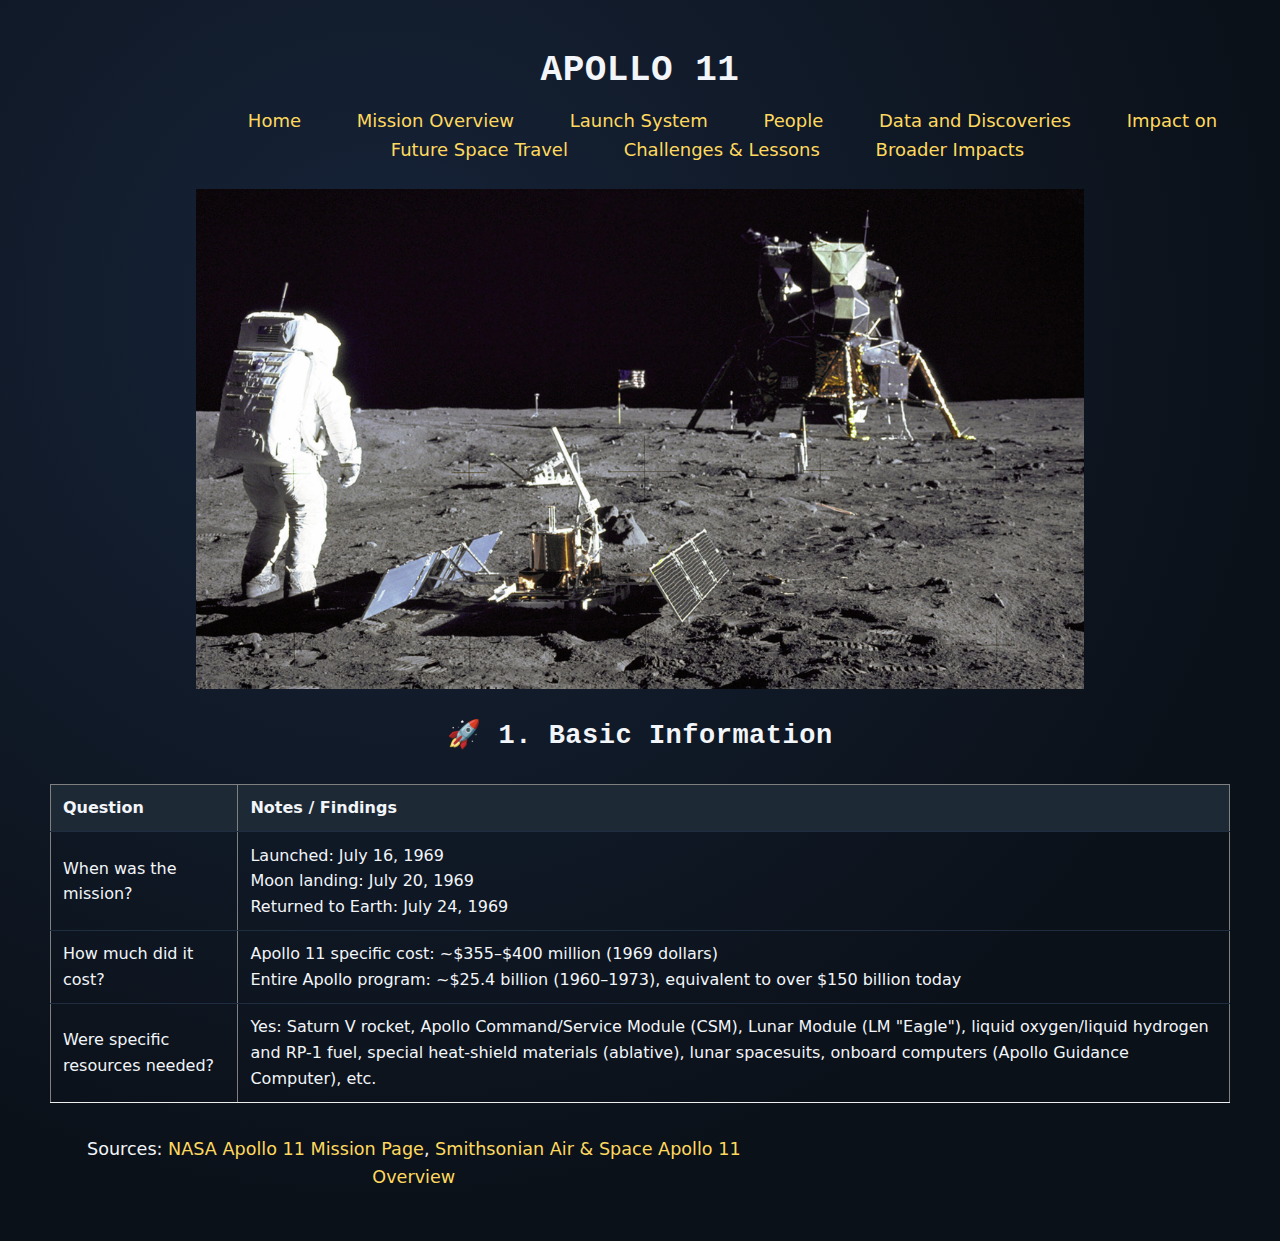
<file: index.html>
<!doctype html>
<html lang="en">
    <head>
        <meta charset="UTF-8" />
        <title>Apollo 11 Space Mission Summary</title>
        <link rel="stylesheet" href="./styles.css" />
    </head>
    <body>
        <h1>APOLLO 11</h1>

        <nav>
            <a href="./index.html" style="margin: 0 25px">Home</a>
            <a href="./overview.html" style="margin: 0 25px"
                >Mission Overview</a
            >
            <a href="./launch.html" style="margin: 0 25px">Launch System</a>
            <a href="./people.html" style="margin: 0 25px">People</a>
            <a href="./discoveries.html" style="margin: 0 25px"
                >Data and Discoveries</a
            >
            <a href="./impact.html" style="margin: 0 25px"
                >Impact on Future Space Travel</a
            >
            <a href="./challenges.html" style="margin: 0 25px"
                >Challenges & Lessons</a
            >
            <a href="./impacts2.html" style="margin: 0 25px">Broader Impacts</a>
        </nav>

        <main>
            <img src="images/1.jpg" style="height: 500px" />
            <h2>🚀 1. Basic Information</h2>
            <table border="1" cellpadding="8" cellspacing="0">
                <tr>
                    <th>Question</th>
                    <th>Notes / Findings</th>
                </tr>
                <tr>
                    <td>When was the mission?</td>
                    <td>
                        Launched: July 16, 1969<br />Moon landing: July 20,
                        1969<br />Returned to Earth: July 24, 1969
                    </td>
                </tr>
                <tr>
                    <td>How much did it cost?</td>
                    <td>
                        Apollo 11 specific cost: ~$355–$400 million (1969
                        dollars)<br />Entire Apollo program: ~$25.4 billion
                        (1960–1973), equivalent to over $150 billion today
                    </td>
                </tr>
                <tr>
                    <td>Were specific resources needed?</td>
                    <td>
                        Yes: Saturn V rocket, Apollo Command/Service Module
                        (CSM), Lunar Module (LM "Eagle"), liquid oxygen/liquid
                        hydrogen and RP-1 fuel, special heat-shield materials
                        (ablative), lunar spacesuits, onboard computers (Apollo
                        Guidance Computer), etc.
                    </td>
                </tr>
            </table>
            <p>
                Sources:
                <a
                    href="https://www.nasa.gov/mission_pages/apollo/missions/apollo11.html"
                    target="_blank"
                    rel="noopener noreferrer"
                    >NASA Apollo 11 Mission Page</a
                >,
                <a
                    href="https://airandspace.si.edu/explore/stories/apollo-11"
                    target="_blank"
                    rel="noopener noreferrer"
                    >Smithsonian Air & Space Apollo 11 Overview</a
                >
            </p>
        </main>
    </body>
</html>
</file>
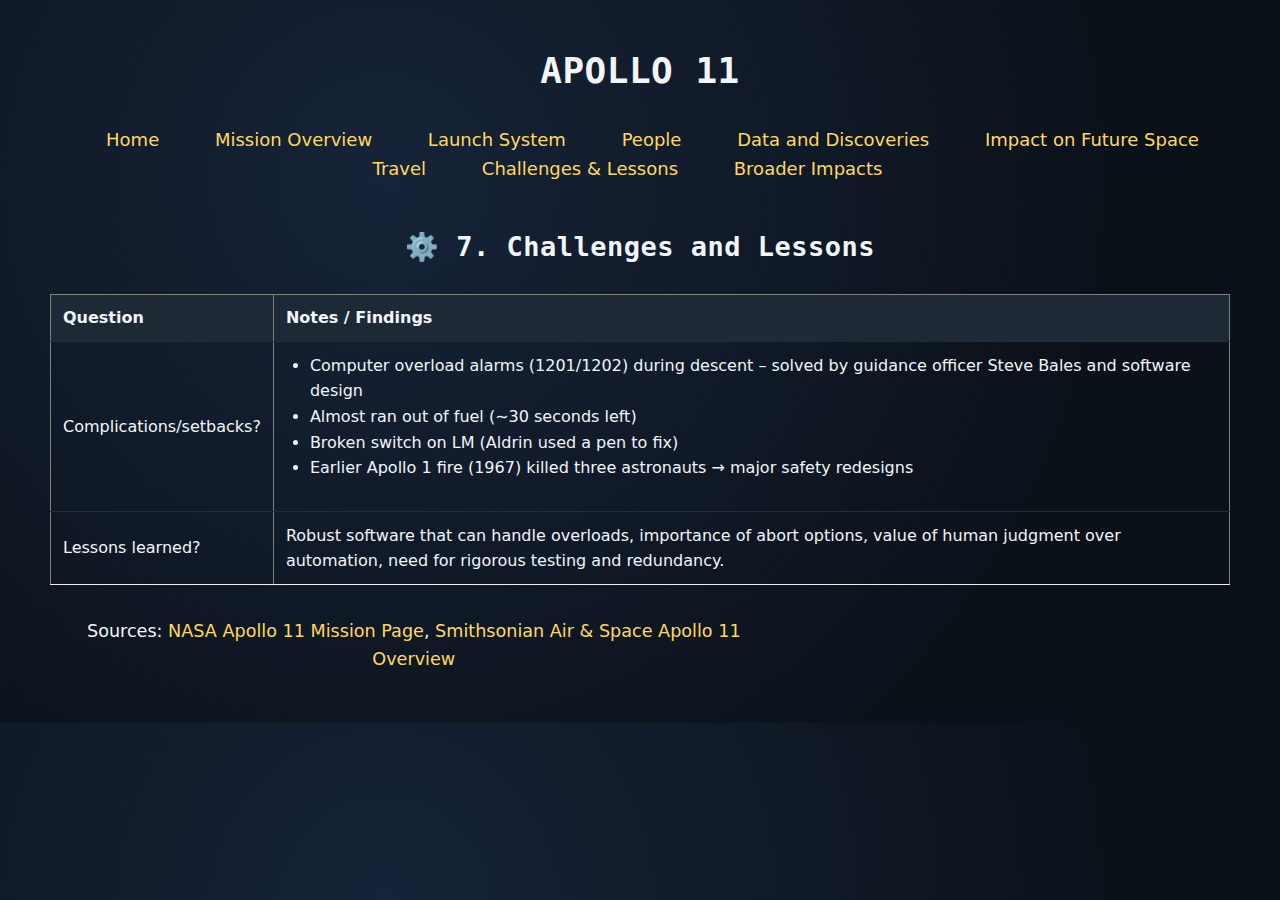
<file: challenges.html>
<!doctype html>
<html lang="en">
    <head>
        <meta charset="UTF-8" />
        <meta name="viewport" content="width=device-width, initial-scale=1.0" />
        <title>Document</title>
        <link rel="stylesheet" href="./styles.css" />
    </head>
    <body>
        <h1>APOLLO 11</h1>

        <nav style="margin: 20px 0; padding: 15px 0; text-align: center">
            <a href="./index.html" style="margin: 0 25px">Home</a>
            <a href="./overview.html" style="margin: 0 25px"
                >Mission Overview</a
            >
            <a href="./launch.html" style="margin: 0 25px">Launch System</a>
            <a href="./people.html" style="margin: 0 25px">People</a>
            <a href="./discoveries.html" style="margin: 0 25px"
                >Data and Discoveries</a
            >
            <a href="./impact.html" style="margin: 0 25px"
                >Impact on Future Space Travel</a
            >
            <a href="./challenges.html" style="margin: 0 25px"
                >Challenges & Lessons</a
            >
            <a href="./impacts2.html" style="margin: 0 25px">Broader Impacts</a>
        </nav>
        <main>
            <h2>⚙️ 7. Challenges and Lessons</h2>
            <table border="1" cellpadding="8" cellspacing="0">
                <tr>
                    <th>Question</th>
                    <th>Notes / Findings</th>
                </tr>
                <tr>
                    <td>Complications/setbacks?</td>
                    <td>
                        <ul>
                            <li>
                                Computer overload alarms (1201/1202) during
                                descent – solved by guidance officer Steve Bales
                                and software design
                            </li>
                            <li>Almost ran out of fuel (∼30 seconds left)</li>
                            <li>
                                Broken switch on LM (Aldrin used a pen to fix)
                            </li>
                            <li>
                                Earlier Apollo 1 fire (1967) killed three
                                astronauts → major safety redesigns
                            </li>
                        </ul>
                    </td>
                </tr>
                <tr>
                    <td>Lessons learned?</td>
                    <td>
                        Robust software that can handle overloads, importance of
                        abort options, value of human judgment over automation,
                        need for rigorous testing and redundancy.
                    </td>
                </tr>
            </table>
            <p>
                Sources:
                <a
                    href="https://www.nasa.gov/mission_pages/apollo/missions/apollo11.html"
                    target="_blank"
                    rel="noopener noreferrer"
                    >NASA Apollo 11 Mission Page</a
                >,
                <a
                    href="https://airandspace.si.edu/explore/stories/apollo-11"
                    target="_blank"
                    rel="noopener noreferrer"
                    >Smithsonian Air & Space Apollo 11 Overview</a
                >
            </p>
        </main>
    </body>
</html>
</file>
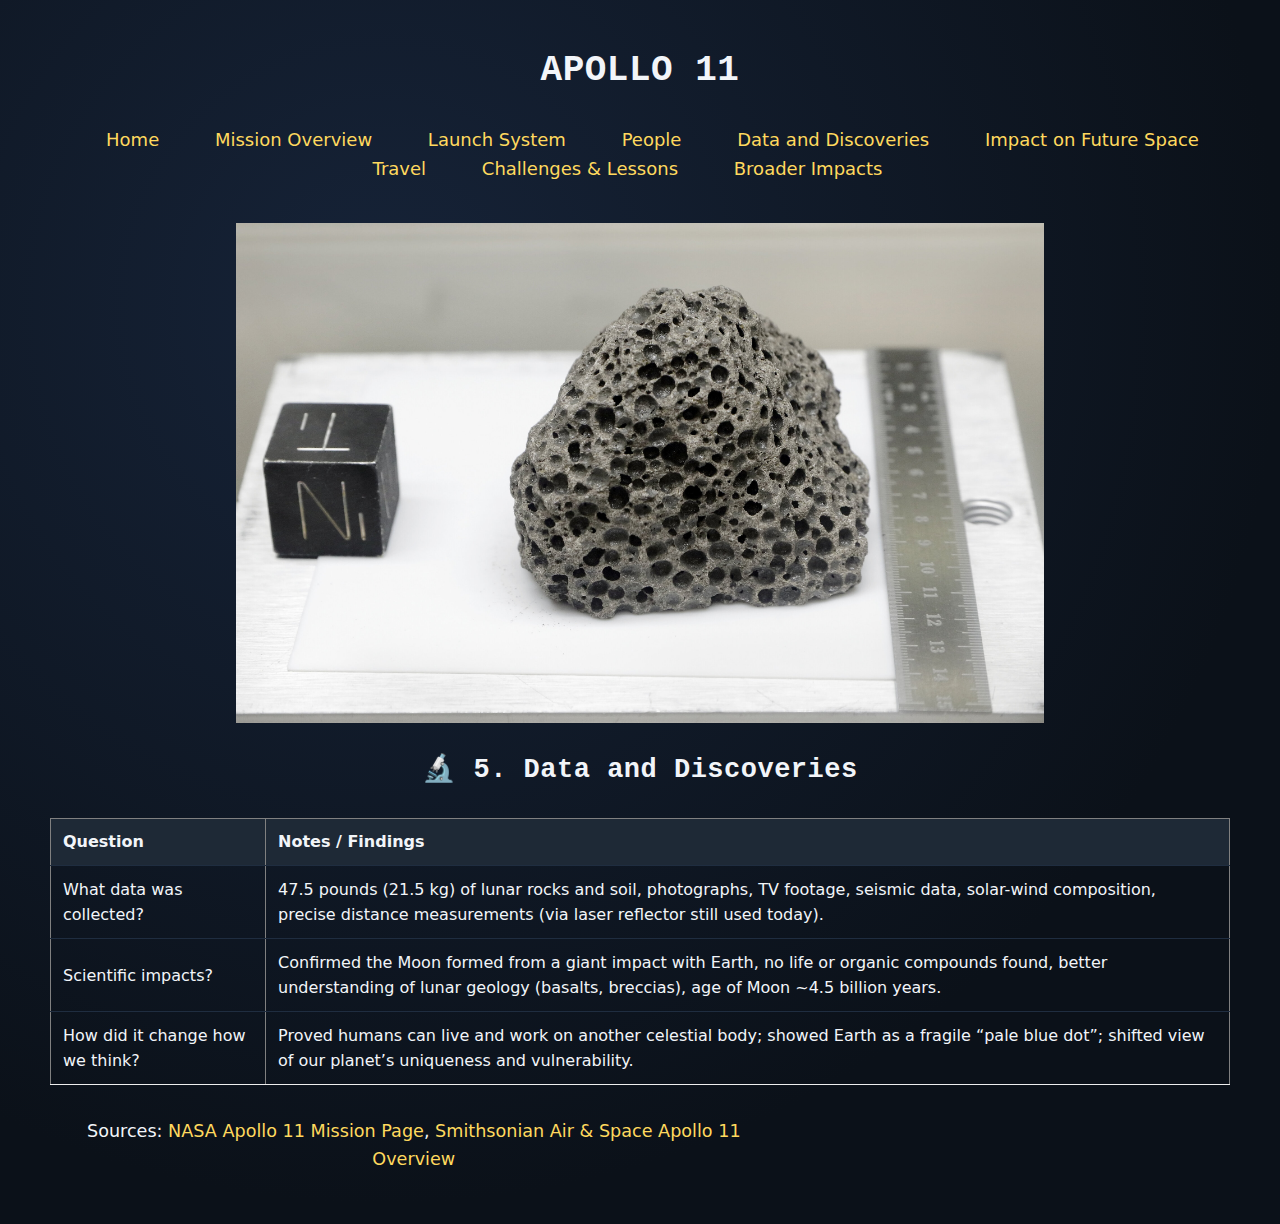
<file: discoveries.html>
<!doctype html>
<html lang="en">
    <head>
        <meta charset="UTF-8" />
        <meta name="viewport" content="width=device-width, initial-scale=1.0" />
        <title>Document</title>
        <link rel="stylesheet" href="./styles.css" />
    </head>
    <body>
        <h1>APOLLO 11</h1>
        <nav style="margin: 20px 0; padding: 15px 0; text-align: center">
            <a href="./index.html" style="margin: 0 25px">Home</a>
            <a href="./overview.html" style="margin: 0 25px"
                >Mission Overview</a
            >
            <a href="./launch.html" style="margin: 0 25px">Launch System</a>
            <a href="./people.html" style="margin: 0 25px">People</a>
            <a href="./discoveries.html" style="margin: 0 25px"
                >Data and Discoveries</a
            >
            <a href="./impact.html" style="margin: 0 25px"
                >Impact on Future Space Travel</a
            >
            <a href="./challenges.html" style="margin: 0 25px"
                >Challenges & Lessons</a
            >
            <a href="./impacts2.html" style="margin: 0 25px">Broader Impacts</a>
        </nav>

        <main>
            <img src="images/2.jpg" style="height: 500px" alt="" />
            <h2>🔬 5. Data and Discoveries</h2>
            <table border="1" cellpadding="8" cellspacing="0">
                <tr>
                    <th>Question</th>
                    <th>Notes / Findings</th>
                </tr>
                <tr>
                    <td>What data was collected?</td>
                    <td>
                        47.5 pounds (21.5 kg) of lunar rocks and soil,
                        photographs, TV footage, seismic data, solar-wind
                        composition, precise distance measurements (via laser
                        reflector still used today).
                    </td>
                </tr>
                <tr>
                    <td>Scientific impacts?</td>
                    <td>
                        Confirmed the Moon formed from a giant impact with
                        Earth, no life or organic compounds found, better
                        understanding of lunar geology (basalts, breccias), age
                        of Moon ~4.5 billion years.
                    </td>
                </tr>
                <tr>
                    <td>How did it change how we think?</td>
                    <td>
                        Proved humans can live and work on another celestial
                        body; showed Earth as a fragile “pale blue dot”; shifted
                        view of our planet’s uniqueness and vulnerability.
                    </td>
                </tr>
            </table>
            <p>
                Sources:
                <a
                    href="https://www.nasa.gov/mission_pages/apollo/missions/apollo11.html"
                    target="_blank"
                    rel="noopener noreferrer"
                    >NASA Apollo 11 Mission Page</a
                >,
                <a
                    href="https://airandspace.si.edu/explore/stories/apollo-11"
                    target="_blank"
                    rel="noopener noreferrer"
                    >Smithsonian Air & Space Apollo 11 Overview</a
                >
            </p>
        </main>
    </body>
</html>
</file>
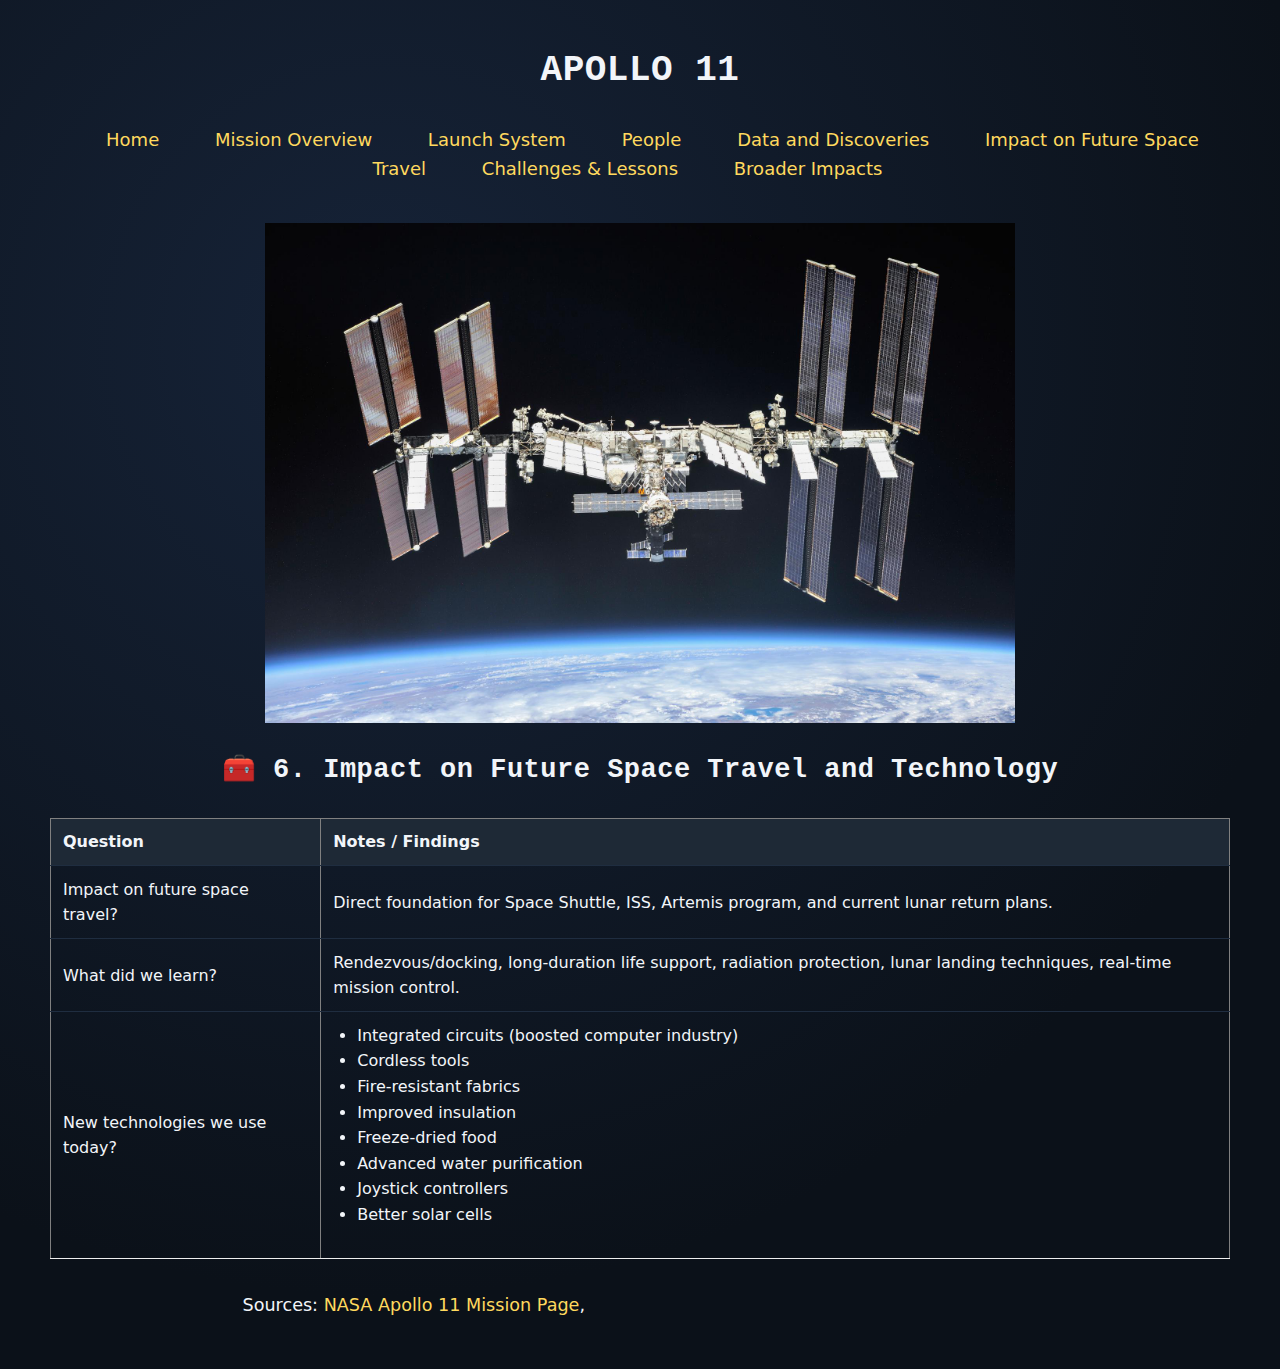
<file: impact.html>
<!doctype html>
<html lang="en">
    <head>
        <meta charset="UTF-8" />
        <meta name="viewport" content="width=device-width, initial-scale=1.0" />
        <title>Document</title>
        <link rel="stylesheet" href="./styles.css" />
    </head>
    <body>
        <h1>APOLLO 11</h1>

        <nav style="margin: 20px 0; padding: 15px 0; text-align: center">
            <a href="./index.html" style="margin: 0 25px">Home</a>
            <a href="./overview.html" style="margin: 0 25px"
                >Mission Overview</a
            >
            <a href="./launch.html" style="margin: 0 25px">Launch System</a>
            <a href="./people.html" style="margin: 0 25px">People</a>
            <a href="./discoveries.html" style="margin: 0 25px"
                >Data and Discoveries</a
            >
            <a href="./impact.html" style="margin: 0 25px"
                >Impact on Future Space Travel</a
            >
            <a href="./challenges.html" style="margin: 0 25px"
                >Challenges & Lessons</a
            >
            <a href="./impacts2.html" style="margin: 0 25px">Broader Impacts</a>
        </nav>
        <main>
            <img src="images/3.jpg" style="height: 500px" alt="" />
            <h2>🧰 6. Impact on Future Space Travel and Technology</h2>
            <table border="1" cellpadding="8" cellspacing="0">
                <tr>
                    <th>Question</th>
                    <th>Notes / Findings</th>
                </tr>
                <tr>
                    <td>Impact on future space travel?</td>
                    <td>
                        Direct foundation for Space Shuttle, ISS, Artemis
                        program, and current lunar return plans.
                    </td>
                </tr>
                <tr>
                    <td>What did we learn?</td>
                    <td>
                        Rendezvous/docking, long-duration life support,
                        radiation protection, lunar landing techniques,
                        real-time mission control.
                    </td>
                </tr>
                <tr>
                    <td>New technologies we use today?</td>
                    <td>
                        <ul>
                            <li>
                                Integrated circuits (boosted computer industry)
                            </li>
                            <li>Cordless tools</li>
                            <li>Fire-resistant fabrics</li>
                            <li>Improved insulation</li>
                            <li>Freeze-dried food</li>
                            <li>Advanced water purification</li>
                            <li>Joystick controllers</li>
                            <li>Better solar cells</li>
                        </ul>
                    </td>
                </tr>
            </table>
            <p>
                Sources:
                <a
                    href="https://www.nasa.gov/mission_pages/apollo/missions/apollo11.html"
                    target="_blank"
                    rel="noopener noreferrer"
                    >NASA Apollo 11 Mission Page</a
                >,
            </p>
        </main>
    </body>
</html>
</file>
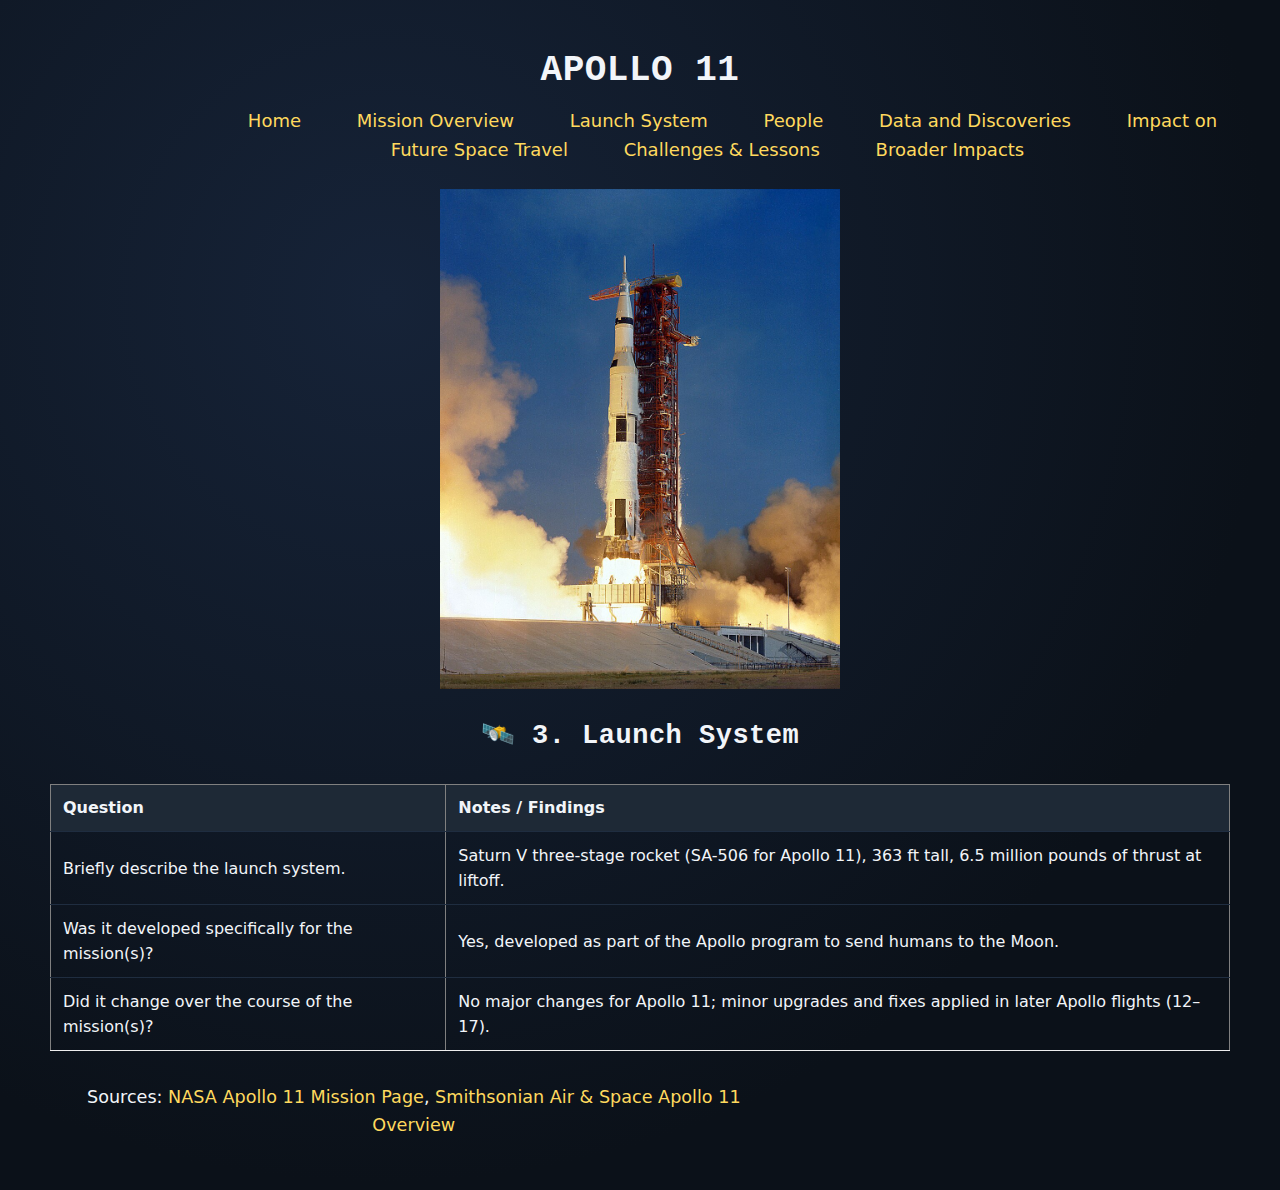
<file: launch.html>
<!doctype html>
<html lang="en">
    <head>
        <meta charset="UTF-8" />
        <meta name="viewport" content="width=device-width, initial-scale=1.0" />
        <title>Document</title>
        <link rel="stylesheet" href="./styles.css" />
    </head>
    <body>
        <h1>APOLLO 11</h1>
        <nav>
            <a href="./index.html" style="margin: 0 25px">Home</a>
            <a href="./overview.html" style="margin: 0 25px"
                >Mission Overview</a
            >
            <a href="./launch.html" style="margin: 0 25px">Launch System</a>
            <a href="./people.html" style="margin: 0 25px">People</a>
            <a href="./discoveries.html" style="margin: 0 25px"
                >Data and Discoveries</a
            >
            <a href="./impact.html" style="margin: 0 25px"
                >Impact on Future Space Travel</a
            >
            <a href="./challenges.html" style="margin: 0 25px"
                >Challenges & Lessons</a
            >
            <a href="./impacts2.html" style="margin: 0 25px">Broader Impacts</a>
        </nav>
        <main>
            <img style="height: 500px" src="images/5.jpg" alt="" />
            <h2>🛰️ 3. Launch System</h2>
            <table border="1" cellpadding="8" cellspacing="0">
                <tr>
                    <th>Question</th>
                    <th>Notes / Findings</th>
                </tr>
                <tr>
                    <td>Briefly describe the launch system.</td>
                    <td>
                        Saturn V three-stage rocket (SA-506 for Apollo 11), 363
                        ft tall, 6.5 million pounds of thrust at liftoff.
                    </td>
                </tr>
                <tr>
                    <td>Was it developed specifically for the mission(s)?</td>
                    <td>
                        Yes, developed as part of the Apollo program to send
                        humans to the Moon.
                    </td>
                </tr>
                <tr>
                    <td>Did it change over the course of the mission(s)?</td>
                    <td>
                        No major changes for Apollo 11; minor upgrades and fixes
                        applied in later Apollo flights (12–17).
                    </td>
                </tr>
            </table>
            <p>
                Sources:
                <a
                    href="https://www.nasa.gov/mission_pages/apollo/missions/apollo11.html"
                    target="_blank"
                    rel="noopener noreferrer"
                    >NASA Apollo 11 Mission Page</a
                >,
                <a
                    href="https://airandspace.si.edu/explore/stories/apollo-11"
                    target="_blank"
                    rel="noopener noreferrer"
                    >Smithsonian Air & Space Apollo 11 Overview</a
                >
            </p>
        </main>
    </body>
</html>
</file>
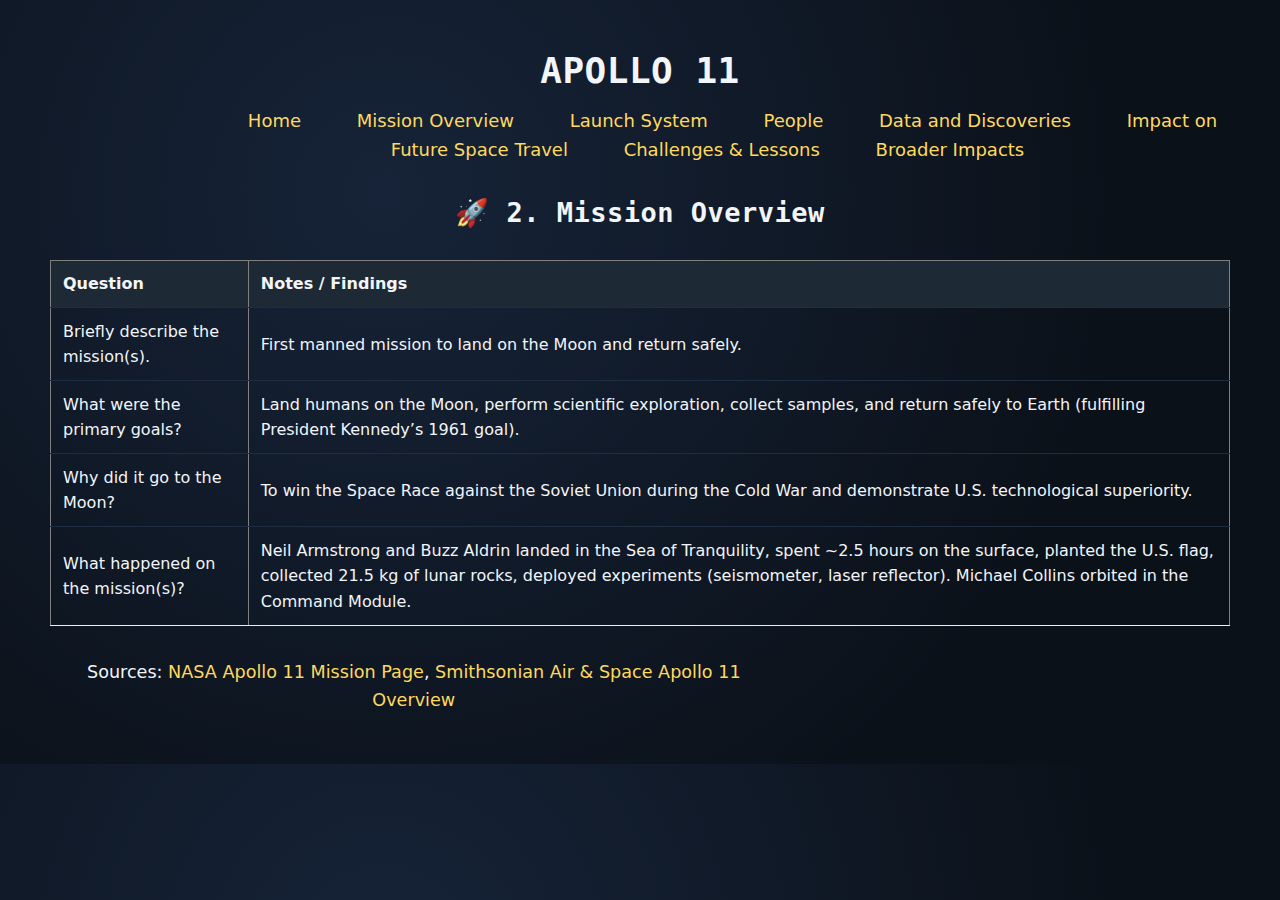
<file: overview.html>
<!doctype html>
<html lang="en">
    <head>
        <meta charset="UTF-8" />
        <meta name="viewport" content="width=device-width, initial-scale=1.0" />
        <title>Document</title>
        <link rel="stylesheet" href="./styles.css" />
    </head>
    <body>
        <h1>APOLLO 11</h1>
        <nav>
            <a href="./index.html" style="margin: 0 25px">Home</a>
            <a href="./overview.html" style="margin: 0 25px"
                >Mission Overview</a
            >
            <a href="./launch.html" style="margin: 0 25px">Launch System</a>
            <a href="./people.html" style="margin: 0 25px">People</a>
            <a href="./discoveries.html" style="margin: 0 25px"
                >Data and Discoveries</a
            >
            <a href="./impact.html" style="margin: 0 25px"
                >Impact on Future Space Travel</a
            >
            <a href="./challenges.html" style="margin: 0 25px"
                >Challenges & Lessons</a
            >
            <a href="./impacts2.html" style="margin: 0 25px">Broader Impacts</a>
        </nav>

        <main>
            <h2>🚀 2. Mission Overview</h2>
            <table border="1" cellpadding="8" cellspacing="0">
                <tr>
                    <th>Question</th>
                    <th>Notes / Findings</th>
                </tr>
                <tr>
                    <td>Briefly describe the mission(s).</td>
                    <td>
                        First manned mission to land on the Moon and return
                        safely.
                    </td>
                </tr>
                <tr>
                    <td>What were the primary goals?</td>
                    <td>
                        Land humans on the Moon, perform scientific exploration,
                        collect samples, and return safely to Earth (fulfilling
                        President Kennedy’s 1961 goal).
                    </td>
                </tr>
                <tr>
                    <td>Why did it go to the Moon?</td>
                    <td>
                        To win the Space Race against the Soviet Union during
                        the Cold War and demonstrate U.S. technological
                        superiority.
                    </td>
                </tr>
                <tr>
                    <td>What happened on the mission(s)?</td>
                    <td>
                        Neil Armstrong and Buzz Aldrin landed in the Sea of
                        Tranquility, spent ~2.5 hours on the surface, planted
                        the U.S. flag, collected 21.5 kg of lunar rocks,
                        deployed experiments (seismometer, laser reflector).
                        Michael Collins orbited in the Command Module.
                    </td>
                </tr>
            </table>
            <p>
                Sources:
                <a
                    href="https://www.nasa.gov/mission_pages/apollo/missions/apollo11.html"
                    target="_blank"
                    rel="noopener noreferrer"
                    >NASA Apollo 11 Mission Page</a
                >,
                <a
                    href="https://airandspace.si.edu/explore/stories/apollo-11"
                    target="_blank"
                    rel="noopener noreferrer"
                    >Smithsonian Air & Space Apollo 11 Overview</a
                >
            </p>
        </main>
    </body>
</html>
</file>
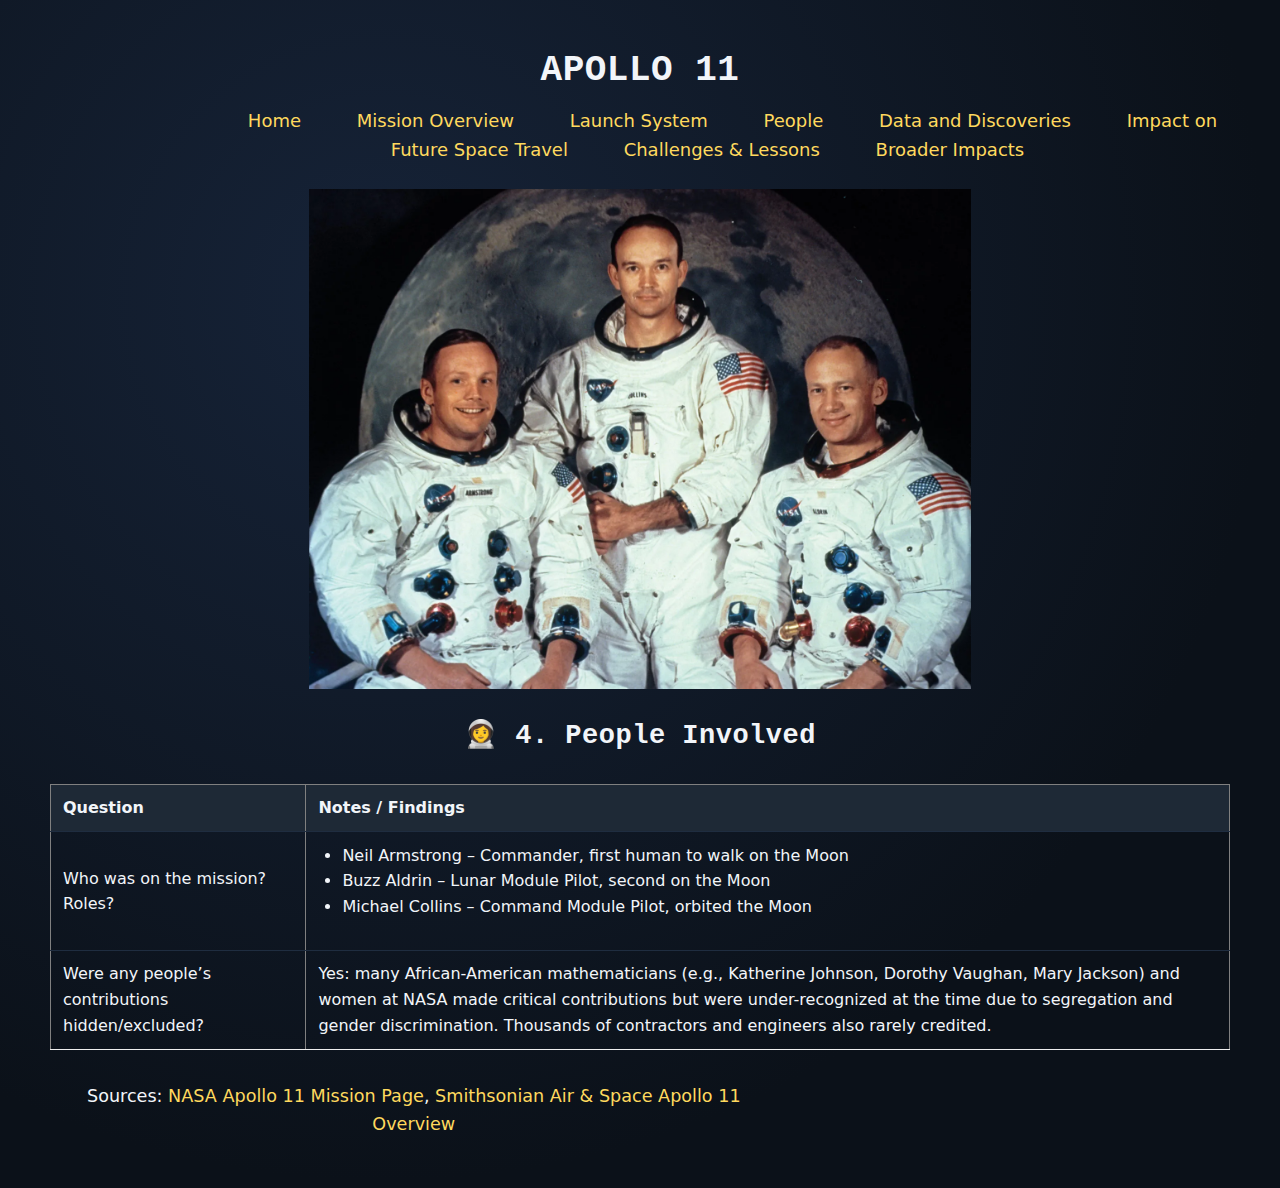
<file: people.html>
<!doctype html>
<html lang="en">
    <head>
        <meta charset="UTF-8" />
        <meta name="viewport" content="width=device-width, initial-scale=1.0" />
        <title>Document</title>
        <link rel="stylesheet" href="./styles.css" />
    </head>
    <body>
        <h1>APOLLO 11</h1>

        <nav>
            <a href="./index.html" style="margin: 0 25px">Home</a>
            <a href="./overview.html" style="margin: 0 25px"
                >Mission Overview</a
            >
            <a href="./launch.html" style="margin: 0 25px">Launch System</a>
            <a href="./people.html" style="margin: 0 25px">People</a>
            <a href="./discoveries.html" style="margin: 0 25px"
                >Data and Discoveries</a
            >
            <a href="./impact.html" style="margin: 0 25px"
                >Impact on Future Space Travel</a
            >
            <a href="./challenges.html" style="margin: 0 25px"
                >Challenges & Lessons</a
            >
            <a href="./impacts2.html" style="margin: 0 25px">Broader Impacts</a>
        </nav>

        <main>
            <img style="height: 500px" src="images/6.webp" alt="" />
            <h2>👩‍🚀 4. People Involved</h2>
            <table border="1" cellpadding="8" cellspacing="0">
                <tr>
                    <th>Question</th>
                    <th>Notes / Findings</th>
                </tr>
                <tr>
                    <td>Who was on the mission? Roles?</td>
                    <td>
                        <ul>
                            <li>
                                Neil Armstrong – Commander, first human to walk
                                on the Moon
                            </li>
                            <li>
                                Buzz Aldrin – Lunar Module Pilot, second on the
                                Moon
                            </li>
                            <li>
                                Michael Collins – Command Module Pilot, orbited
                                the Moon
                            </li>
                        </ul>
                    </td>
                </tr>
                <tr>
                    <td>Were any people’s contributions hidden/excluded?</td>
                    <td>
                        Yes: many African-American mathematicians (e.g.,
                        Katherine Johnson, Dorothy Vaughan, Mary Jackson) and
                        women at NASA made critical contributions but were
                        under-recognized at the time due to segregation and
                        gender discrimination. Thousands of contractors and
                        engineers also rarely credited.
                    </td>
                </tr>
            </table>
            <p>
                Sources:
                <a
                    href="https://www.nasa.gov/mission_pages/apollo/missions/apollo11.html"
                    target="_blank"
                    rel="noopener noreferrer"
                    >NASA Apollo 11 Mission Page</a
                >,
                <a
                    href="https://airandspace.si.edu/explore/stories/apollo-11"
                    target="_blank"
                    rel="noopener noreferrer"
                    >Smithsonian Air & Space Apollo 11 Overview</a
                >
            </p>
        </main>
    </body>
</html>
</file>
<file: styles.css>
/* Simple, clean base styling for Apollo 11 astronomy site */
:root {
    --font-sans:
        system-ui, -apple-system, "Segoe UI", Roboto, "Helvetica Neue", Arial,
        sans-serif;
    --color-bg: #0b1119;
    --color-surface: #142234;
    --color-accent: #ffd95e;
    --color-accent-alt: #ff8c42;
    --color-text: #f2f5f9;
    --color-muted: #8fa1b5;
    --radius: 6px;
    --transition: 150ms ease;
}
*,
*::before,
*::after {
    box-sizing: border-box;
}

body {
    text-align: center;
    align-items: center;
    justify-items: center;
    margin: 50px;
    font-family: var(--font-sans);
    font-size: 18px;
    background: radial-gradient(
        circle at 30% 25%,
        #162338,
        var(--color-bg) 70%
    );
    color: var(--color-text);
    line-height: 1.6;
    -webkit-font-smoothing: antialiased;
}
h1,
h2,
h3,
h4,
h5,
h6 {
    font-weight: 600;
    line-height: 1.15;
    margin: 2rem 0 1rem;
    letter-spacing: 0.5px;
    font-family: monospace;
}
p {
    margin: 0 0 1.25rem;
    font-size: 1.1rem;
    max-width: 65ch;
}
a {
    color: var(--color-accent);
    text-decoration: none;
    transition:
        color var(--transition),
        text-shadow var(--transition);
}
a:hover,
a:focus {
    color: var(--color-accent-alt);
    text-shadow: 0 0 4px rgba(255, 140, 66, 0.4);
}
img,
svg {
    display: block;
    max-width: 100%;
    height: auto;
    margin: 1.5rem auto;
}
ul,
ol {
    margin: 0 0 1.25rem 1.5rem;
    padding: 0;
}
button {
    font: inherit;
    cursor: pointer;
    border: none;
    background: var(--color-accent);
    color: #1a1a1a;
    padding: 0.65rem 1rem;
    border-radius: var(--radius);
    font-weight: 600;
    letter-spacing: 0.5px;
    transition:
        background var(--transition),
        transform var(--transition),
        box-shadow var(--transition);
}
button:hover,
button:focus {
    background: var(--color-accent-alt);
    transform: translateY(-2px);
    box-shadow: 0 4px 12px -4px rgba(0, 0, 0, 0.4);
}
button:active {
    transform: translateY(0);
    box-shadow: none;
}
code,
pre {
    font-family: ui-monospace, SFMono-Regular, Consolas, monospace;
    background: #1e2936;
    color: #ffe8b0;
}
code {
    padding: 0.15rem 0.4rem;
    border-radius: var(--radius);
    font-size: 0.85em;
}
pre {
    padding: 1rem 1.25rem;
    overflow: auto;
    border-radius: var(--radius);
}
hr {
    border: 0;
    height: 1px;
    background: linear-gradient(
        90deg,
        transparent,
        #2a3d55 40%,
        #2a3d55 60%,
        transparent
    );
    margin: 3rem 0;
}
::selection {
    background: var(--color-accent);
    color: #1a1a1a;
}
.container {
    width: min(100% - 2rem, 1100px);
    margin-inline: auto;
}
header.site-header {
    padding: 1.25rem 0 2rem;
}
header.site-header nav {
    display: flex;
    gap: 1.25rem;
    flex-wrap: wrap;
    align-items: center;
}
header.site-header a.logo {
    font-size: 1.25rem;
    font-weight: 700;
    letter-spacing: 1px;
    color: var(--color-text);
}
header.site-header nav a {
    padding: 0.5rem 0.75rem;
    border-radius: var(--radius);
}
header.site-header nav a:hover {
    background: #1e2936;
}
.hero {
    padding: 4.5rem 0 3.5rem;
    text-align: center;
}
.hero h1 {
    margin: 0 0 1.25rem;
}
.hero .subheading {
    font-size: clamp(1.1rem, 2.2vw, 1.4rem);
    font-weight: 400;
    color: var(--color-muted);
    margin: 0 auto 2rem;
    max-width: 55ch;
}
.grid {
    --min: 280px;
    display: grid;
    gap: 1.5rem;
    grid-template-columns: repeat(auto-fit, minmax(var(--min), 1fr));
    align-items: stretch;
}
.card {
    background: linear-gradient(180deg, #142234, #101924);
    border: 1px solid #1f2d40;
    padding: 1.1rem 1.25rem 1.25rem;
    border-radius: var(--radius);
    display: flex;
    flex-direction: column;
    gap: 0.75rem;
    box-shadow: 0 4px 10px -6px rgba(0, 0, 0, 0.5);
    transition:
        transform var(--transition),
        box-shadow var(--transition);
}
.card:hover {
    transform: translateY(-4px);
    box-shadow: 0 10px 18px -8px rgba(0, 0, 0, 0.6);
}
.card h3 {
    margin: 0 0 0.35rem;
    font-size: 1.25rem;
}
.card p {
    margin: 0;
    font-size: 0.95rem;
    flex-grow: 1;
}
.badge {
    display: inline-block;
    font-size: 0.65rem;
    font-weight: 700;
    text-transform: uppercase;
    letter-spacing: 0.5px;
    background: #223447;
    color: var(--color-muted);
    padding: 0.3rem 0.5rem;
    border-radius: 999px;
}
.accent {
    color: var(--color-accent);
}
footer.site-footer {
    margin-top: 4rem;
    padding: 2.5rem 0 3rem;
    font-size: 0.85rem;
    color: var(--color-muted);
    text-align: center;
}
footer.site-footer a {
    color: var(--color-accent);
}
.surface {
    background: var(--color-surface);
    border: 1px solid #1f2d40;
    padding: 2rem;
    border-radius: var(--radius);
}
table {
    width: 100%;
    border-collapse: collapse;
    margin: 2rem 0;
    font-size: 1rem;
}
th,
td {
    padding: 0.65rem 0.75rem;
    text-align: left;
}
th {
    background: #1e2936;
    font-weight: 600;
}
tbody tr {
    border-bottom: 1px solid #1f2d40;
}
tbody tr:last-child {
    border-bottom: none;
}
tbody tr:hover {
    background: #162338;
}
@media (max-width: 640px) {
    header.site-header nav {
        justify-content: center;
    }
    .hero {
        padding: 3rem 0 2.5rem;
    }
}
@media (prefers-reduced-motion: reduce) {
    * {
        animation-duration: 1ms !important;
        animation-iteration-count: 1 !important;
        transition: none !important;
        scroll-behavior: auto !important;
    }
}
/* Utility */
.sr-only {
    position: absolute;
    width: 1px;
    height: 1px;
    padding: 0;
    margin: -1px;
    overflow: hidden;
    clip: rect(0 0 0 0);
    white-space: nowrap;
    border: 0;
}
nav {
    position: relative;
    padding-left: 160px; /* space for logos on the left */
}

nav::before,
nav::after {
    content: "";
    position: absolute;
    top: 8px;
    left: 12px;
    width: 56px;
    height: 56px;
    background-size: contain;
    background-repeat: no-repeat;
    background-position: center;
    pointer-events: none;
    filter: drop-shadow(0 2px 4px rgba(0, 0, 0, 0.6));
    animation: logoFloat 12s ease-in-out infinite;
}

@keyframes logoFloat {
    0%,
    100% {
        transform: translateY(0);
    }
    50% {
        transform: translateY(-4px);
    }
}

@media (max-width: 640px) {
    nav {
        padding-left: 120px;
        padding-top: 60px; /* ensure nav items not overlapped */
    }
    nav::before,
    nav::after {
        width: 40px;
        height: 40px;
        top: 6px;
        left: 8px;
    }
    nav::after {
        left: 52px;
    }
}
</file>
